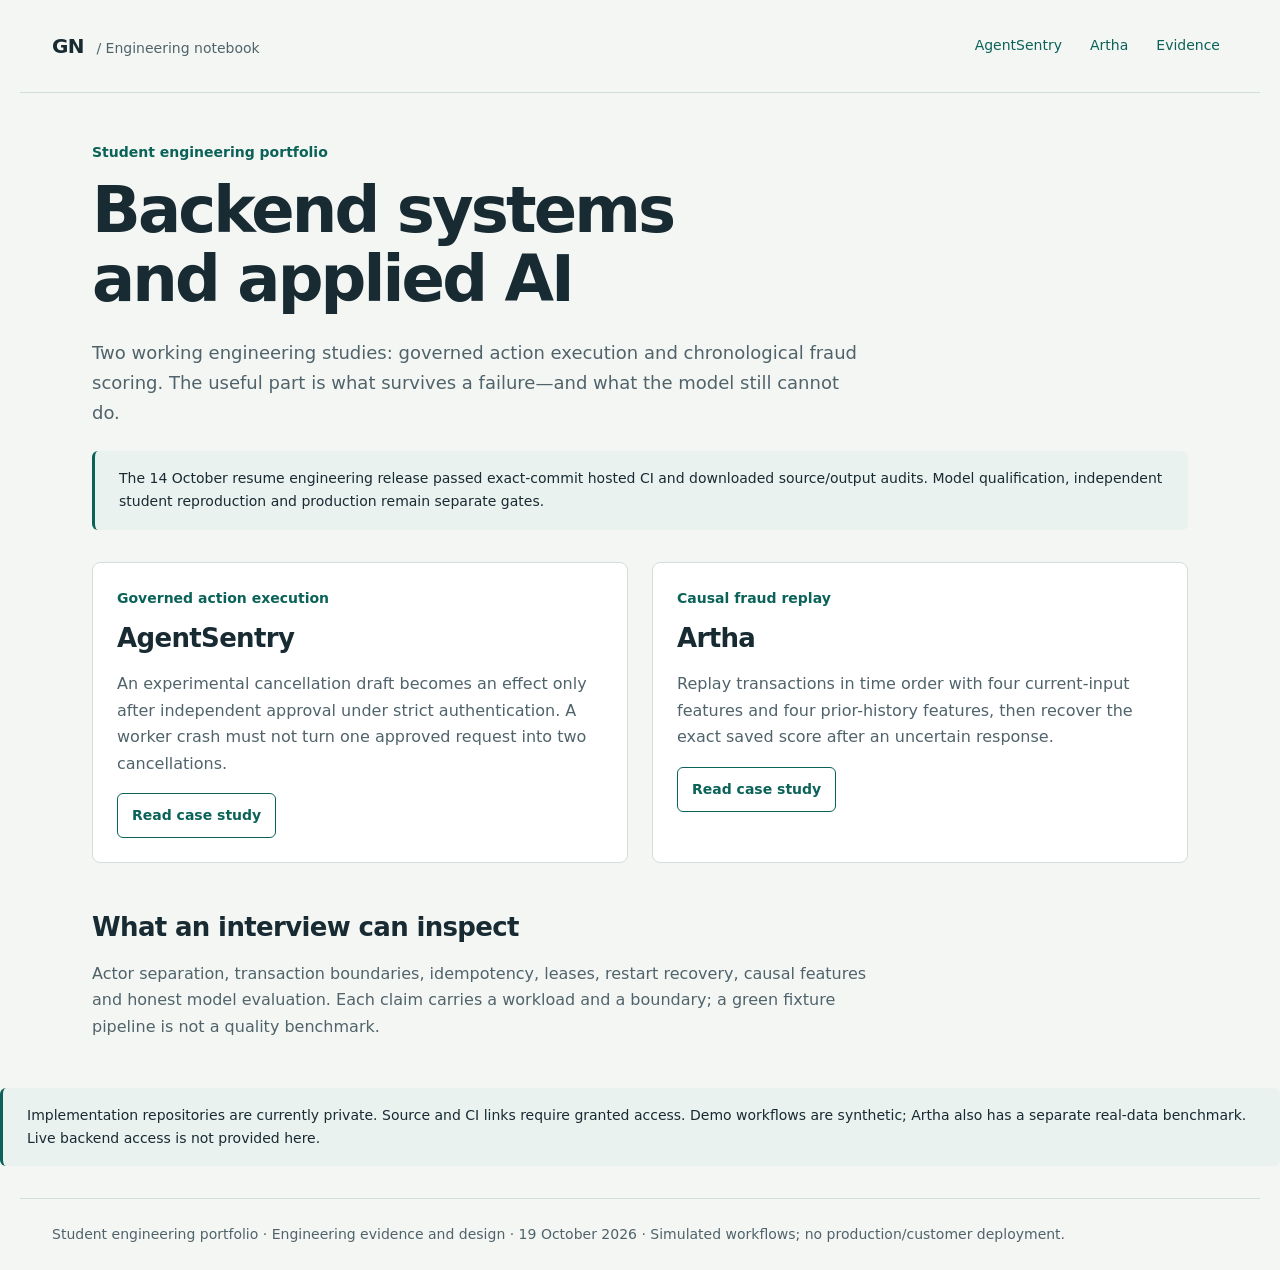
<file: index.html>
<!doctype html><html lang="en"><head><meta charset="utf-8">
<meta name="viewport" content="width=device-width,initial-scale=1"><meta name="color-scheme" content="light">
<meta http-equiv="Content-Security-Policy" content="default-src 'self'; script-src 'none'; style-src 'self'; object-src 'none'; base-uri 'none'">
<meta name="description" content="Engineering case studies with reproducible failure tests and dated model limitations.">
<title>Backend systems and applied AI · Engineering notebook</title><link rel="stylesheet" href="style.css"></head><body>
<a class="skip" href="#main">Skip to content</a><header><a class="brand" href="index.html">GN<span> / Engineering notebook</span></a><nav aria-label="Main"><a href="agentsentry.html">AgentSentry</a><a href="artha.html">Artha</a><a href="evidence.html">Evidence</a></nav></header>
<main id="main" tabindex="-1"><div class="eyebrow">Student engineering portfolio</div><h1>Backend systems<br>and applied AI</h1><p class="lead">Two working engineering studies: governed action execution and chronological fraud scoring. The useful part is what survives a failure—and what the model still cannot do.</p><p class="notice">The 14 October resume engineering release passed exact-commit hosted CI and downloaded source/output audits. Model qualification, independent student reproduction and production remain separate gates.</p><div class="cases"><article class="case"><div class="eyebrow">Governed action execution</div><h2><a href="agentsentry.html">AgentSentry</a></h2><p>An experimental cancellation draft becomes an effect only after independent approval under strict authentication. A worker crash must not turn one approved request into two cancellations.</p><a class="case-link" href="agentsentry.html">Read case study</a></article><article class="case"><div class="eyebrow">Causal fraud replay</div><h2><a href="artha.html">Artha</a></h2><p>Replay transactions in time order with four current-input features and four prior-history features, then recover the exact saved score after an uncertain response.</p><a class="case-link" href="artha.html">Read case study</a></article></div><section class="prose"><h2>What an interview can inspect</h2><p>Actor separation, transaction boundaries, idempotency, leases, restart recovery, causal features and honest model evaluation. Each claim carries a workload and a boundary; a green fixture pipeline is not a quality benchmark.</p></section></main><p class="notice">Implementation repositories are currently private. Source and CI links require granted access. Demo workflows are synthetic; Artha also has a separate real-data benchmark. Live backend access is not provided here.</p><footer>Student engineering portfolio · Engineering evidence and design · 19 October 2026 · Simulated workflows; no production/customer deployment.</footer></body></html>
</file>
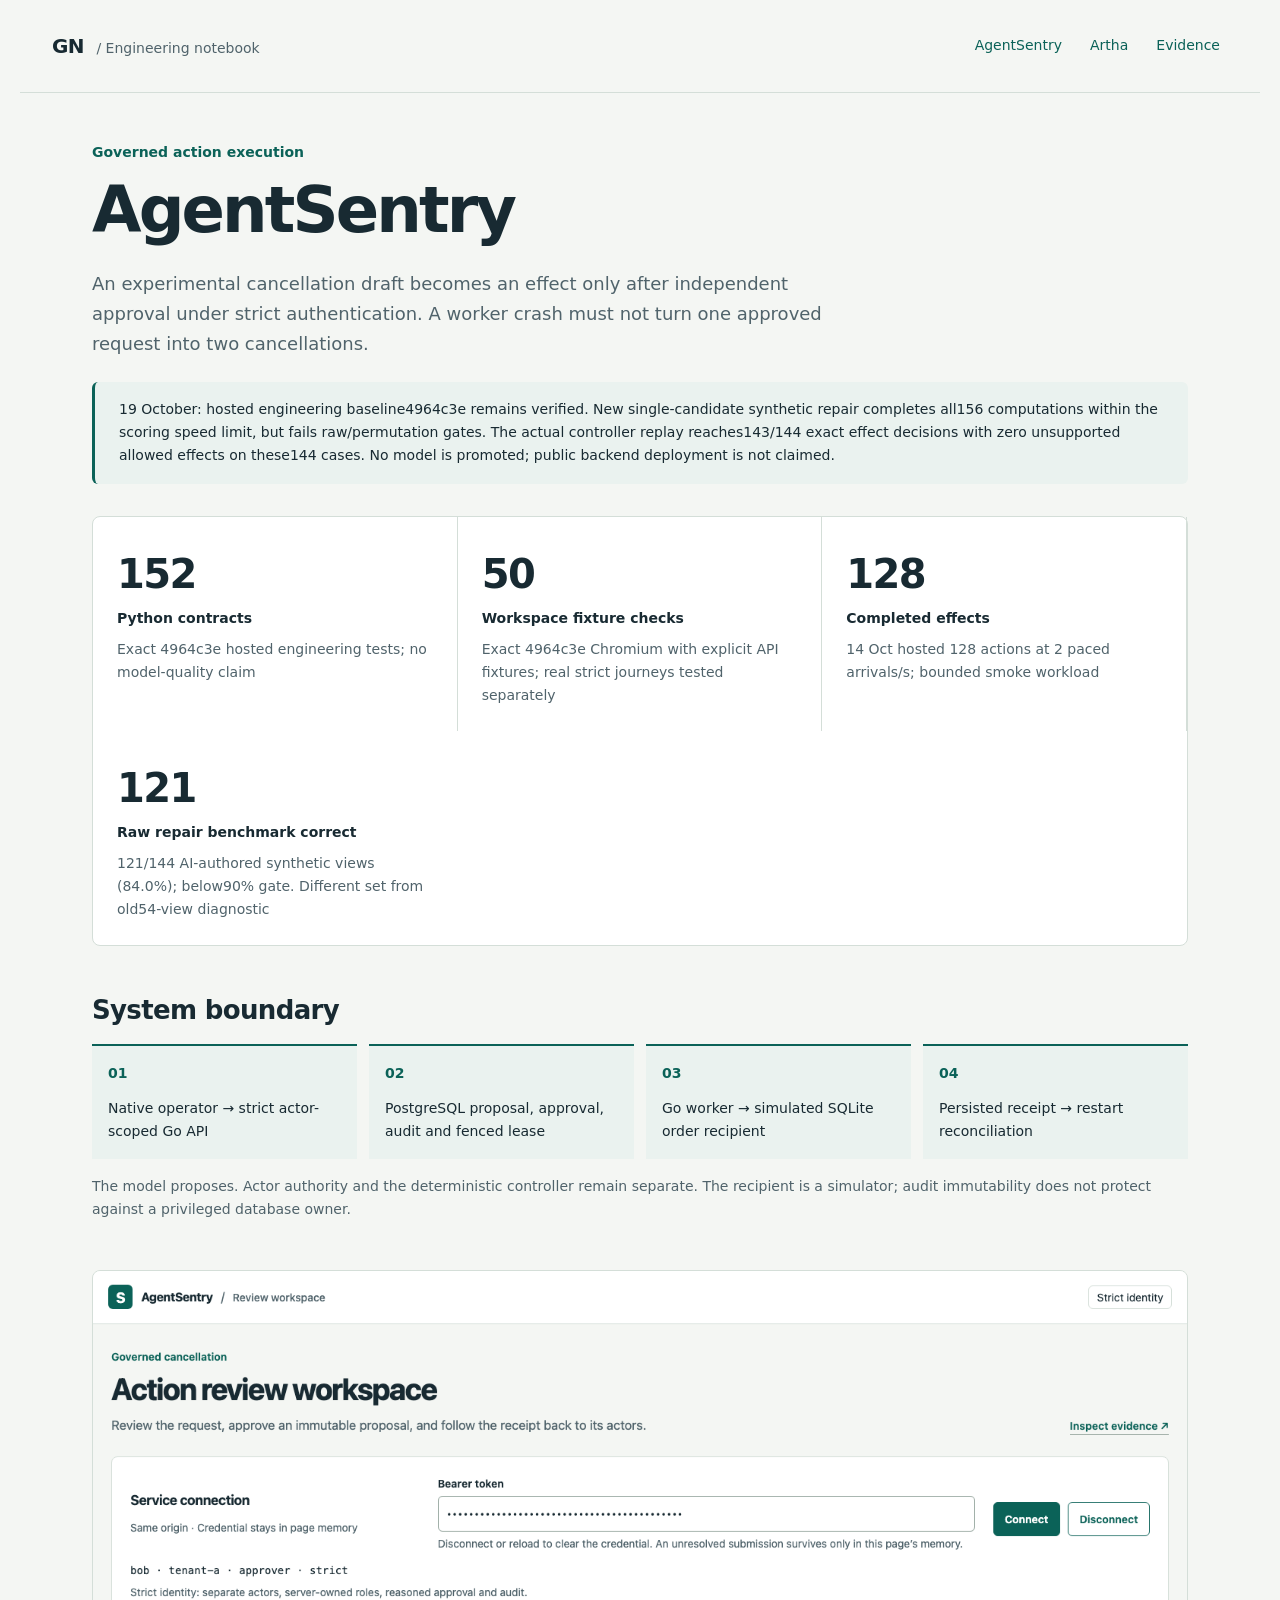
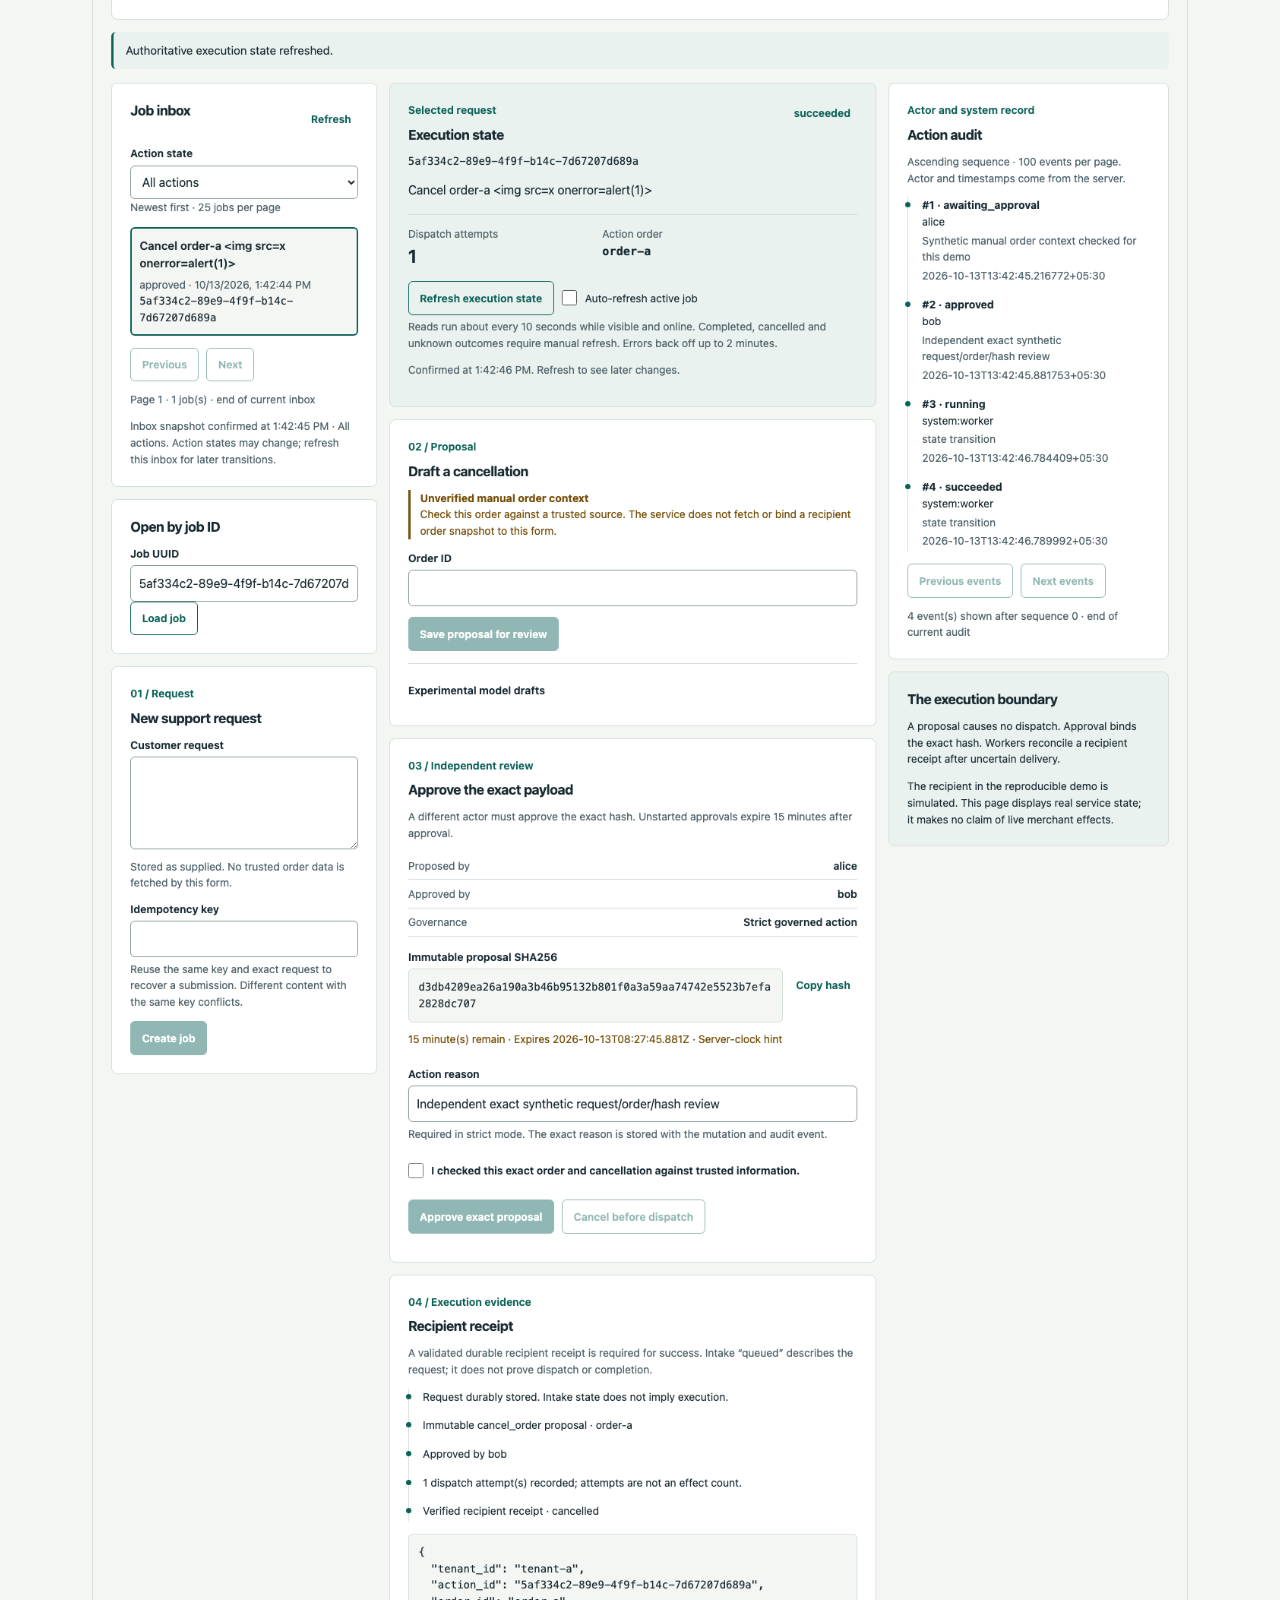
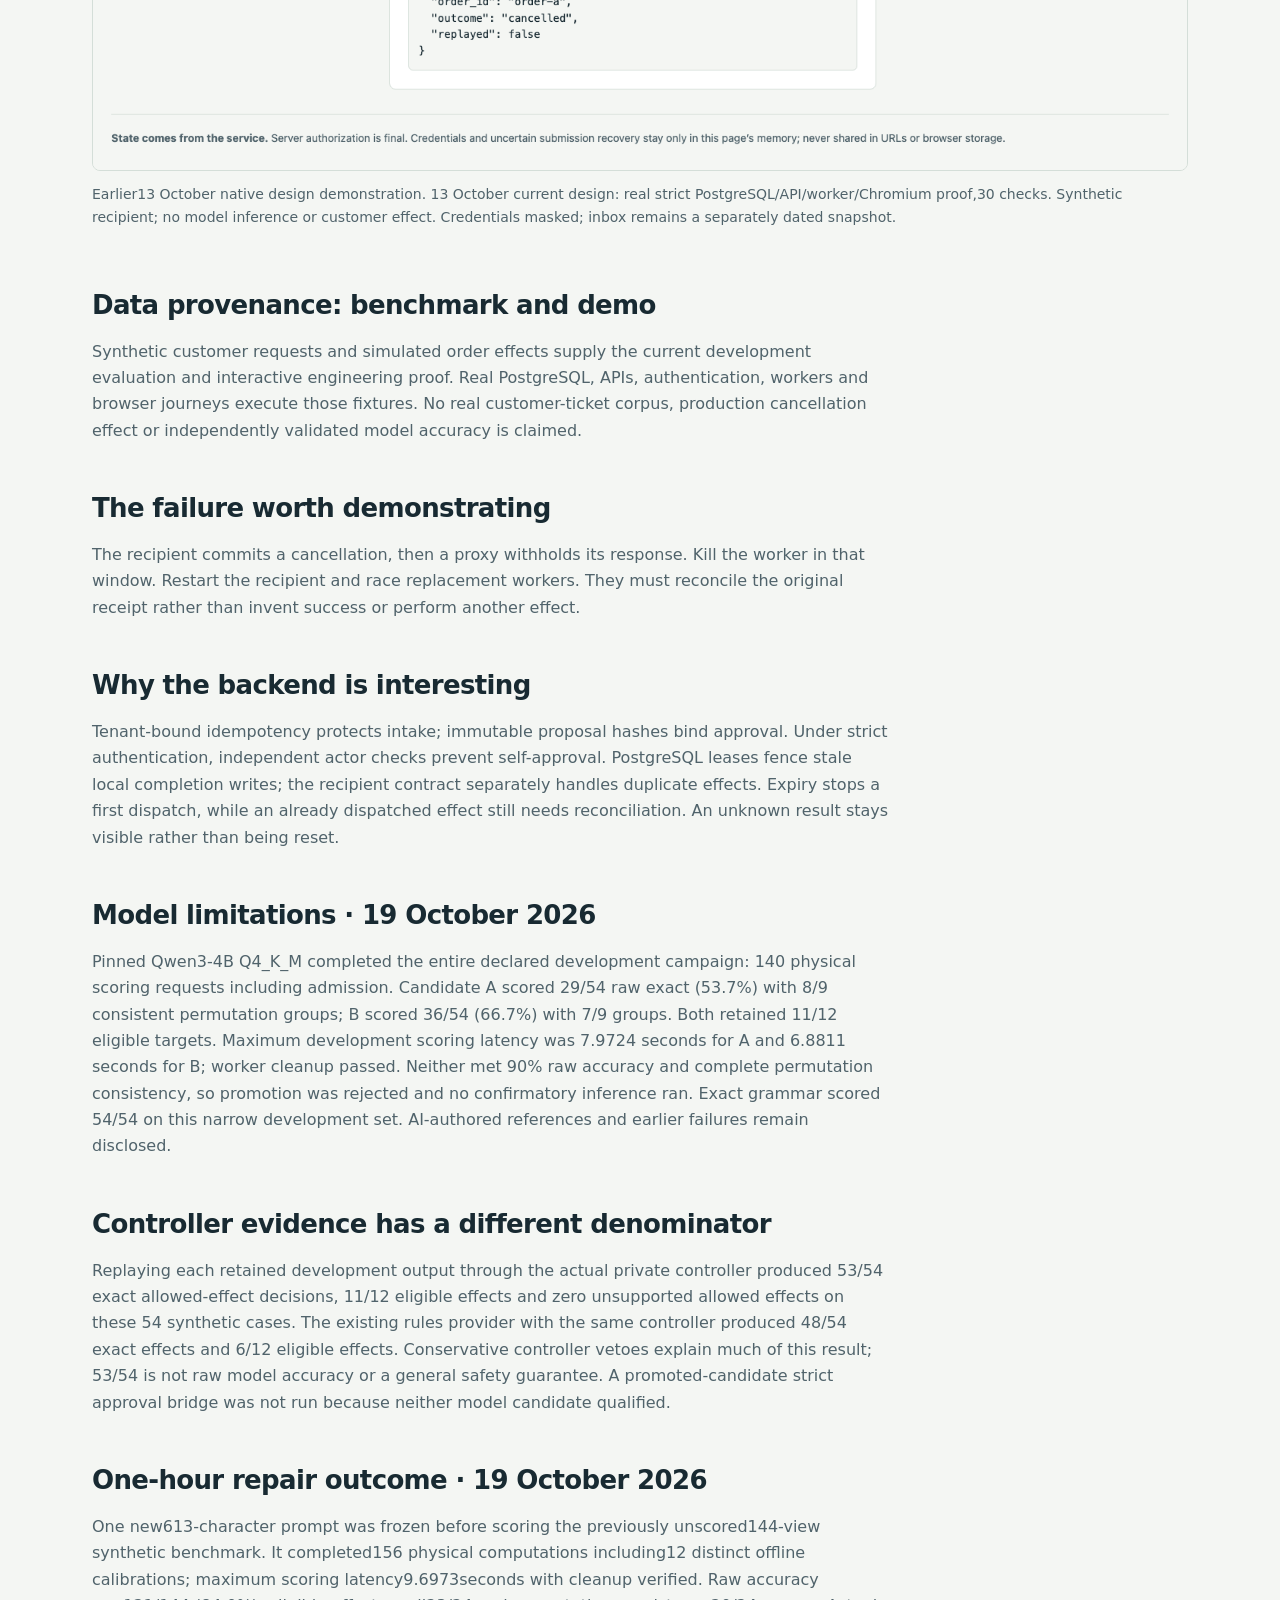
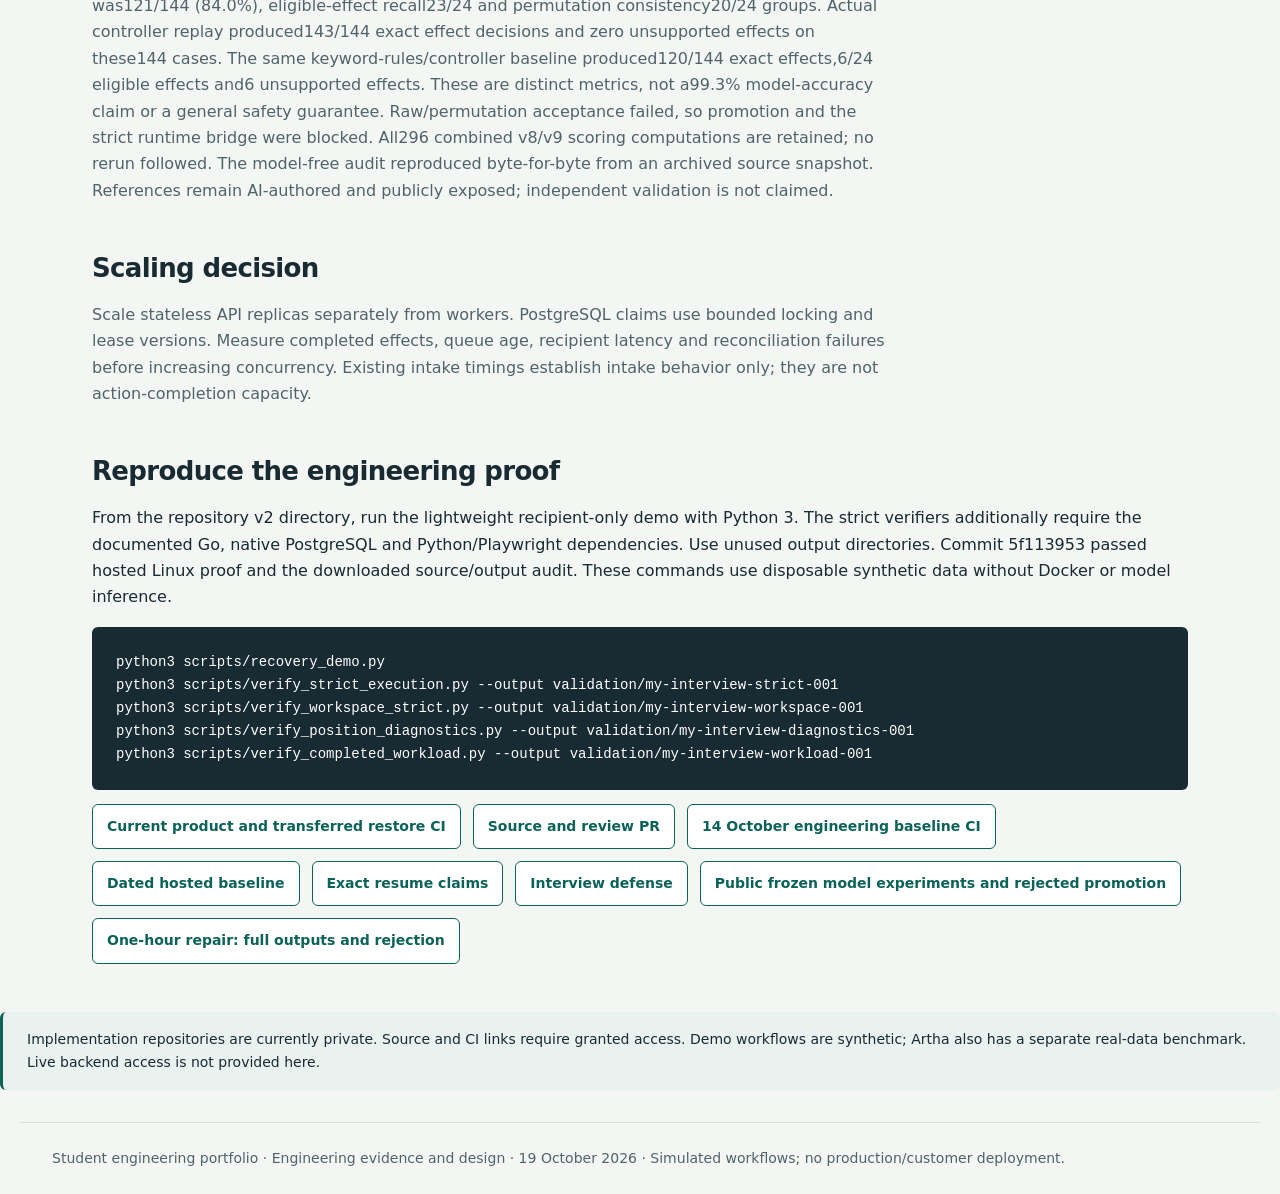
<file: agentsentry.html>
<!doctype html><html lang="en"><head><meta charset="utf-8">
<meta name="viewport" content="width=device-width,initial-scale=1"><meta name="color-scheme" content="light">
<meta http-equiv="Content-Security-Policy" content="default-src 'self'; script-src 'none'; style-src 'self'; object-src 'none'; base-uri 'none'">
<meta name="description" content="Engineering case studies with reproducible failure tests and dated model limitations.">
<title>AgentSentry · Engineering notebook</title><link rel="stylesheet" href="style.css"></head><body>
<a class="skip" href="#main">Skip to content</a><header><a class="brand" href="index.html">GN<span> / Engineering notebook</span></a><nav aria-label="Main"><a href="agentsentry.html">AgentSentry</a><a href="artha.html">Artha</a><a href="evidence.html">Evidence</a></nav></header>
<main id="main" tabindex="-1"><div class="eyebrow">Governed action execution</div><h1>AgentSentry</h1><p class="lead">An experimental cancellation draft becomes an effect only after independent approval under strict authentication. A worker crash must not turn one approved request into two cancellations.</p><p class="notice">19 October: hosted engineering baseline4964c3e remains verified. New single-candidate synthetic repair completes all156 computations within the scoring speed limit, but fails raw/permutation gates. The actual controller replay reaches143/144 exact effect decisions with zero unsupported allowed effects on these144 cases. No model is promoted; public backend deployment is not claimed.</p><div class="metrics"><div><strong>152</strong><span>Python contracts</span><small>Exact 4964c3e hosted engineering tests; no model-quality claim</small></div><div><strong>50</strong><span>Workspace fixture checks</span><small>Exact 4964c3e Chromium with explicit API fixtures; real strict journeys tested separately</small></div><div><strong>128</strong><span>Completed effects</span><small>14 Oct hosted 128 actions at 2 paced arrivals/s; bounded smoke workload</small></div><div><strong>121</strong><span>Raw repair benchmark correct</span><small>121/144 AI-authored synthetic views (84.0%); below90% gate. Different set from old54-view diagnostic</small></div></div><section><h2>System boundary</h2><ol class="architecture"><li><span>01</span>Native operator → strict actor-scoped Go API</li><li><span>02</span>PostgreSQL proposal, approval, audit and fenced lease</li><li><span>03</span>Go worker → simulated SQLite order recipient</li><li><span>04</span>Persisted receipt → restart reconciliation</li></ol><p class="caption">The model proposes. Actor authority and the deterministic controller remain separate. The recipient is a simulator; audit immutability does not protect against a privileged database owner.</p></section><figure><img loading="lazy" src="assets/sentry-workspace-2026-10-13.png" alt="AgentSentry strict review workspace with independent actor approval, succeeded action receipt and audit timeline"><figcaption>Earlier13 October native design demonstration. 13 October current design: real strict PostgreSQL/API/worker/Chromium proof,30 checks. Synthetic recipient; no model inference or customer effect. Credentials masked; inbox remains a separately dated snapshot.</figcaption></figure><section class="prose"><h2>Data provenance: benchmark and demo</h2><p>Synthetic customer requests and simulated order effects supply the current development evaluation and interactive engineering proof. Real PostgreSQL, APIs, authentication, workers and browser journeys execute those fixtures. No real customer-ticket corpus, production cancellation effect or independently validated model accuracy is claimed.</p></section><section class="prose"><h2>The failure worth demonstrating</h2><p>The recipient commits a cancellation, then a proxy withholds its response. Kill the worker in that window. Restart the recipient and race replacement workers. They must reconcile the original receipt rather than invent success or perform another effect.</p></section><section class="prose"><h2>Why the backend is interesting</h2><p>Tenant-bound idempotency protects intake; immutable proposal hashes bind approval. Under strict authentication, independent actor checks prevent self-approval. PostgreSQL leases fence stale local completion writes; the recipient contract separately handles duplicate effects. Expiry stops a first dispatch, while an already dispatched effect still needs reconciliation. An unknown result stays visible rather than being reset.</p></section><section class="prose"><h2>Model limitations · 19 October 2026</h2><p>Pinned Qwen3-4B Q4_K_M completed the entire declared development campaign: 140 physical scoring requests including admission. Candidate A scored 29/54 raw exact (53.7%) with 8/9 consistent permutation groups; B scored 36/54 (66.7%) with 7/9 groups. Both retained 11/12 eligible targets. Maximum development scoring latency was 7.9724 seconds for A and 6.8811 seconds for B; worker cleanup passed. Neither met 90% raw accuracy and complete permutation consistency, so promotion was rejected and no confirmatory inference ran. Exact grammar scored 54/54 on this narrow development set. AI-authored references and earlier failures remain disclosed.</p></section><section class="prose"><h2>Controller evidence has a different denominator</h2><p>Replaying each retained development output through the actual private controller produced 53/54 exact allowed-effect decisions, 11/12 eligible effects and zero unsupported allowed effects on these 54 synthetic cases. The existing rules provider with the same controller produced 48/54 exact effects and 6/12 eligible effects. Conservative controller vetoes explain much of this result; 53/54 is not raw model accuracy or a general safety guarantee. A promoted-candidate strict approval bridge was not run because neither model candidate qualified.</p></section><section class="prose"><h2>One-hour repair outcome · 19 October 2026</h2><p>One new613-character prompt was frozen before scoring the previously unscored144-view synthetic benchmark. It completed156 physical computations including12 distinct offline calibrations; maximum scoring latency9.6973seconds with cleanup verified. Raw accuracy was121/144 (84.0%), eligible-effect recall23/24 and permutation consistency20/24 groups. Actual controller replay produced143/144 exact effect decisions and zero unsupported effects on these144 cases. The same keyword-rules/controller baseline produced120/144 exact effects,6/24 eligible effects and6 unsupported effects. These are distinct metrics, not a99.3% model-accuracy claim or a general safety guarantee. Raw/permutation acceptance failed, so promotion and the strict runtime bridge were blocked. All296 combined v8/v9 scoring computations are retained; no rerun followed. The model-free audit reproduced byte-for-byte from an archived source snapshot. References remain AI-authored and publicly exposed; independent validation is not claimed.</p></section><section class="prose"><h2>Scaling decision</h2><p>Scale stateless API replicas separately from workers. PostgreSQL claims use bounded locking and lease versions. Measure completed effects, queue age, recipient latency and reconciliation failures before increasing concurrency. Existing intake timings establish intake behavior only; they are not action-completion capacity.</p></section><section><h2>Reproduce the engineering proof</h2><p>From the repository v2 directory, run the lightweight recipient-only demo with Python 3. The strict verifiers additionally require the documented Go, native PostgreSQL and Python/Playwright dependencies. Use unused output directories. Commit 5f113953 passed hosted Linux proof and the downloaded source/output audit. These commands use disposable synthetic data without Docker or model inference.</p><pre><code>python3 scripts/recovery_demo.py
python3 scripts/verify_strict_execution.py --output validation/my-interview-strict-001
python3 scripts/verify_workspace_strict.py --output validation/my-interview-workspace-001
python3 scripts/verify_position_diagnostics.py --output validation/my-interview-diagnostics-001
python3 scripts/verify_completed_workload.py --output validation/my-interview-workload-001</code></pre><div class="actions"><a class="button" href="https://github.com/Gaurav711cgu/Agent_Sentry/actions/runs/39160746507">Current product and transferred restore CI</a><a class="button" href="https://github.com/Gaurav711cgu/Agent_Sentry/pull/1">Source and review PR</a><a class="button" href="https://github.com/Gaurav711cgu/Agent_Sentry/actions/runs/38531169996">14 October engineering baseline CI</a><a class="button" href="https://github.com/Gaurav711cgu/Agent_Sentry/actions/runs/38211559022">Dated hosted baseline</a><a class="button" href="https://github.com/Gaurav711cgu/Agent_Sentry/blob/5f1139532fd483eef1f1758bec7dbcd5831560f9/v2/docs/resume-contract.md">Exact resume claims</a><a class="button" href="https://github.com/Gaurav711cgu/Agent_Sentry/blob/5f1139532fd483eef1f1758bec7dbcd5831560f9/v2/docs/interview-defense.md">Interview defense</a><a class="button" href="https://github.com/Gaurav711cgu/sentry-semantic-eval/blob/e411e8d/README.md">Public frozen model experiments and rejected promotion</a><a class="button" href="https://github.com/Gaurav711cgu/sentry-semantic-eval/blob/main/RESULTS_V9.md">One-hour repair: full outputs and rejection</a></div></section></main><p class="notice">Implementation repositories are currently private. Source and CI links require granted access. Demo workflows are synthetic; Artha also has a separate real-data benchmark. Live backend access is not provided here.</p><footer>Student engineering portfolio · Engineering evidence and design · 19 October 2026 · Simulated workflows; no production/customer deployment.</footer></body></html>
</file>
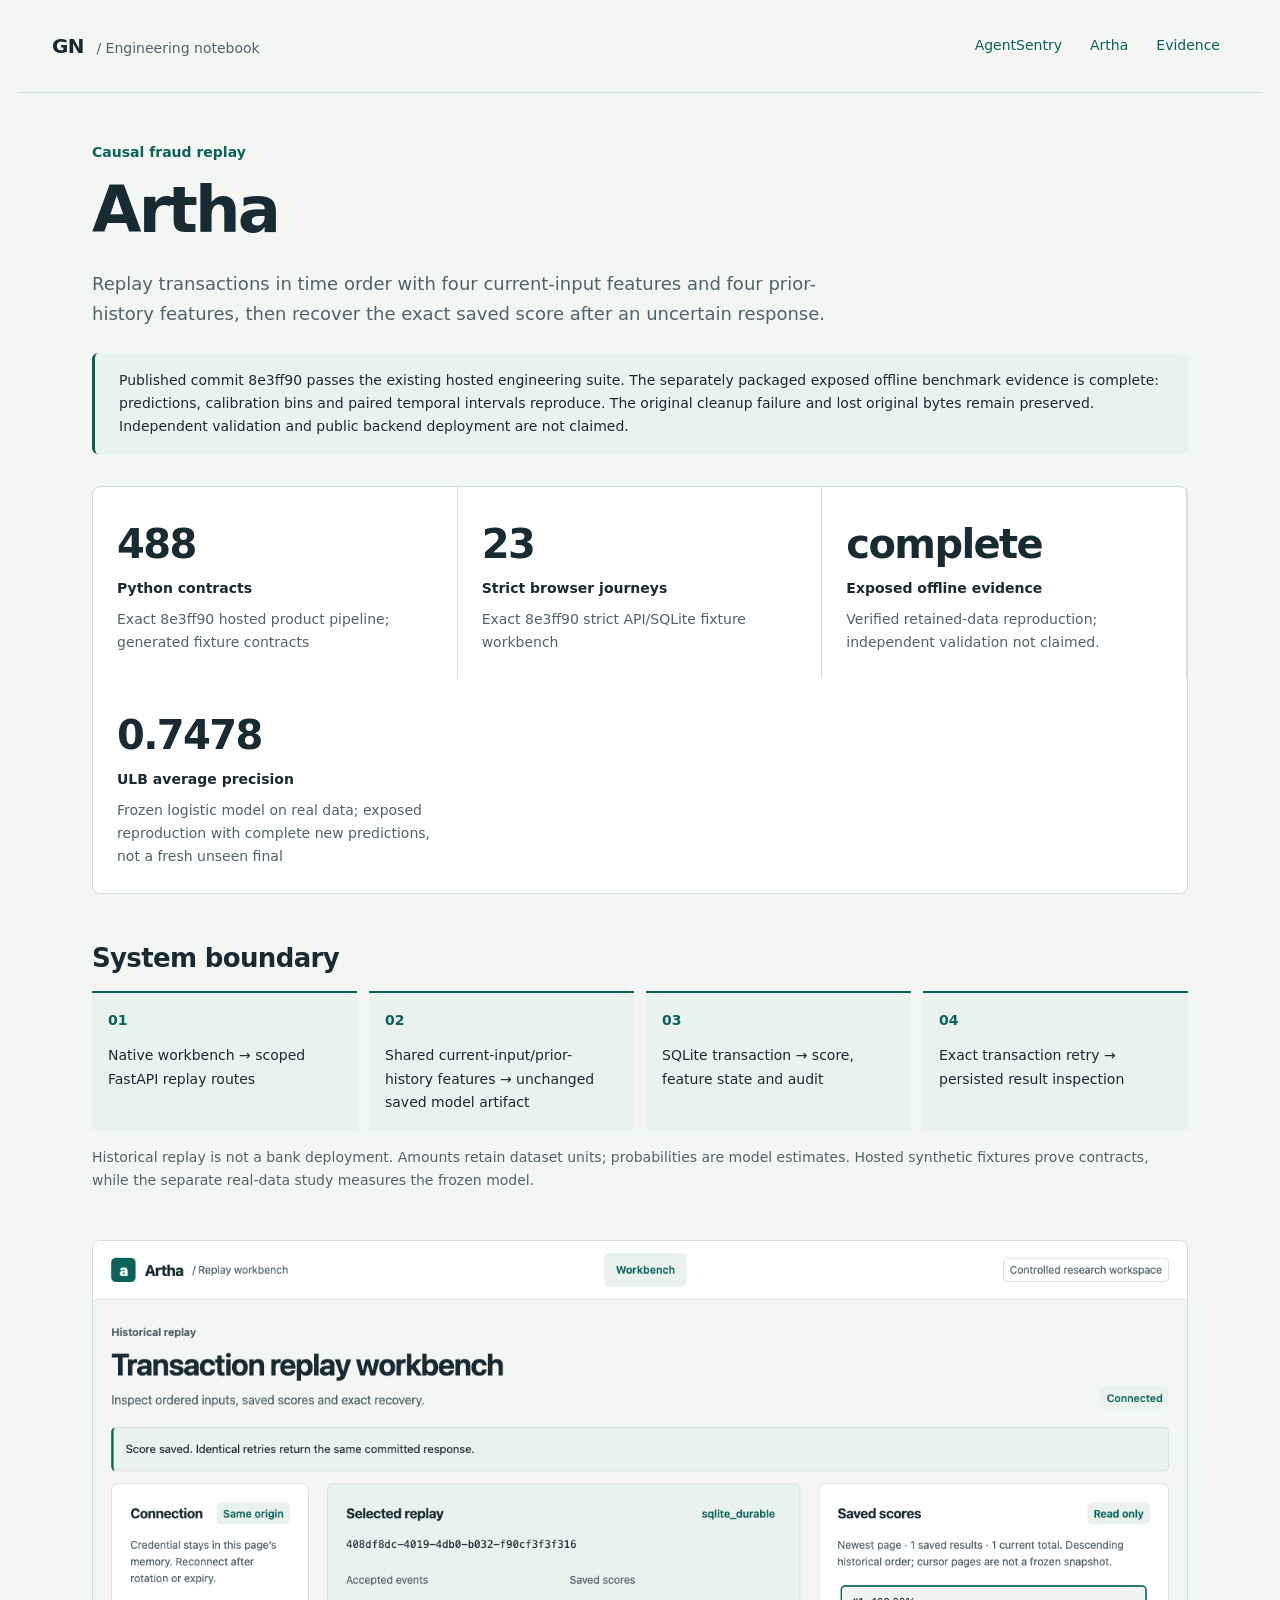
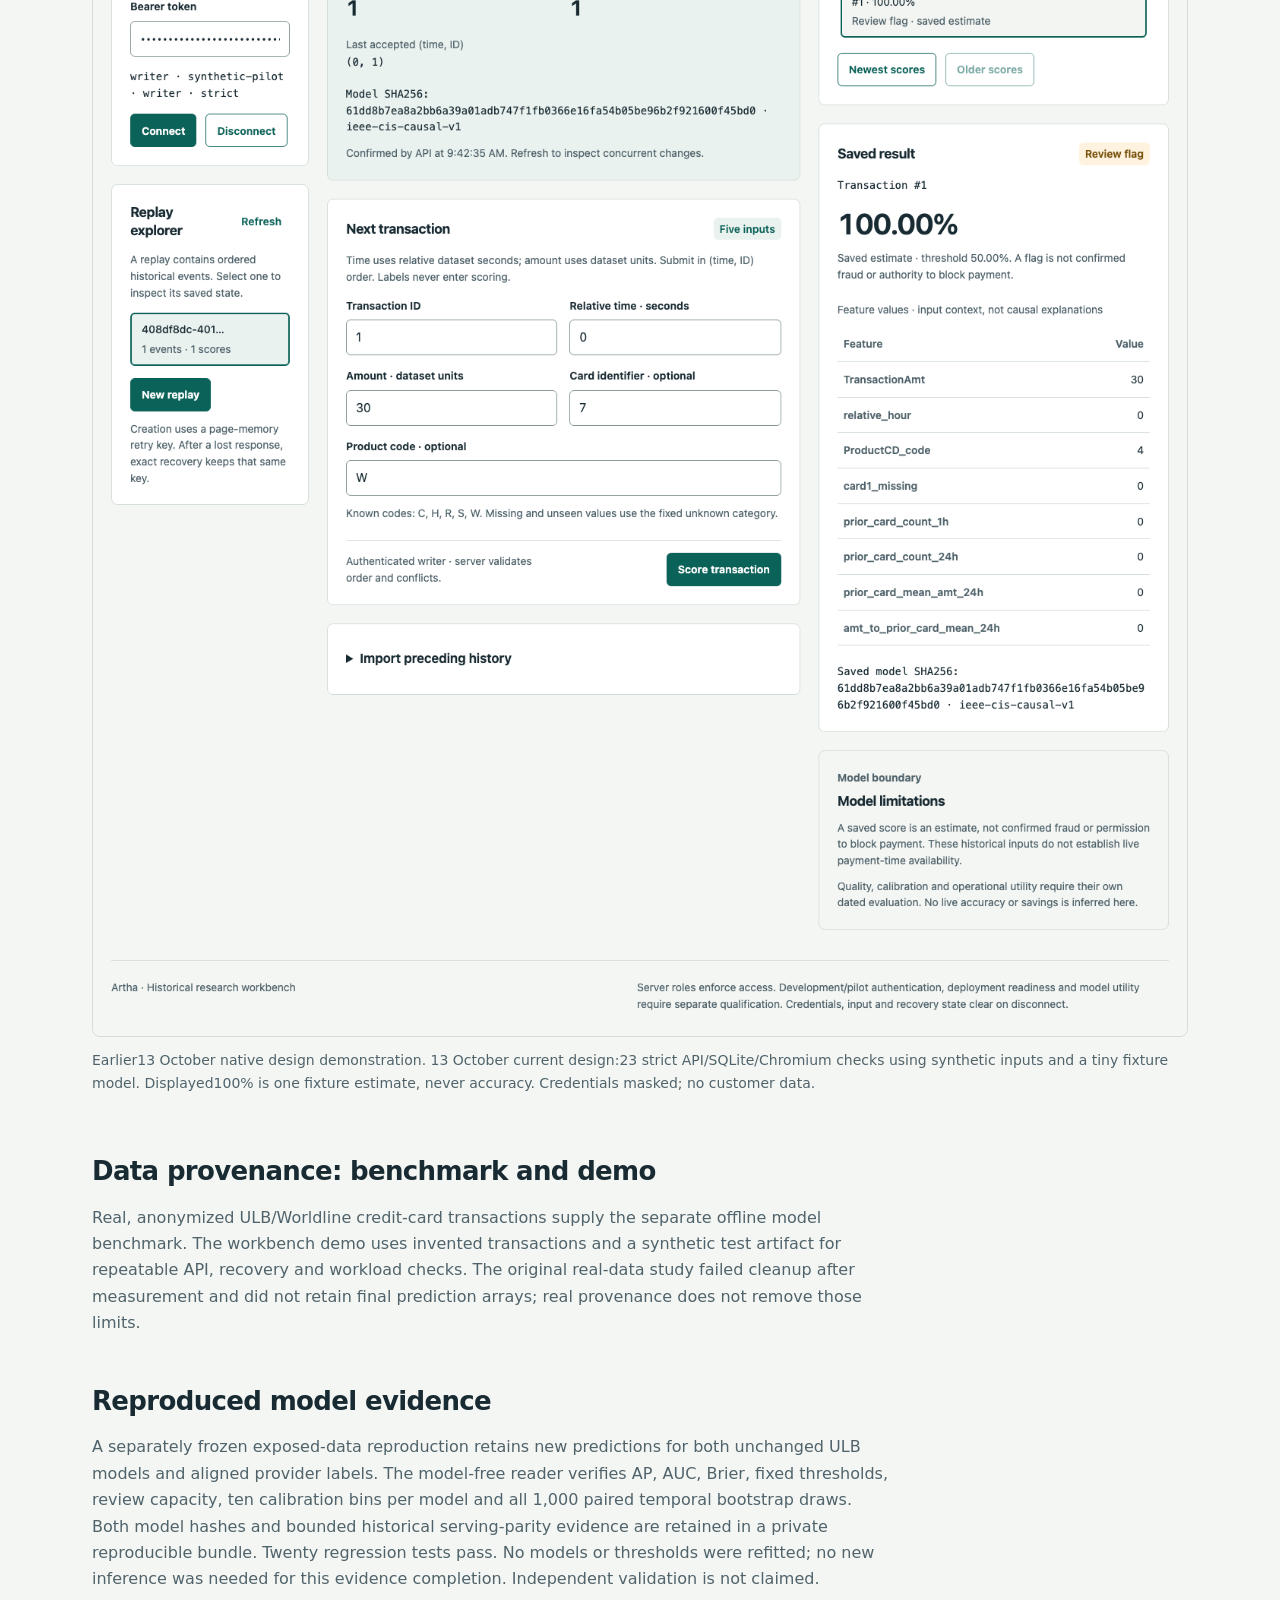
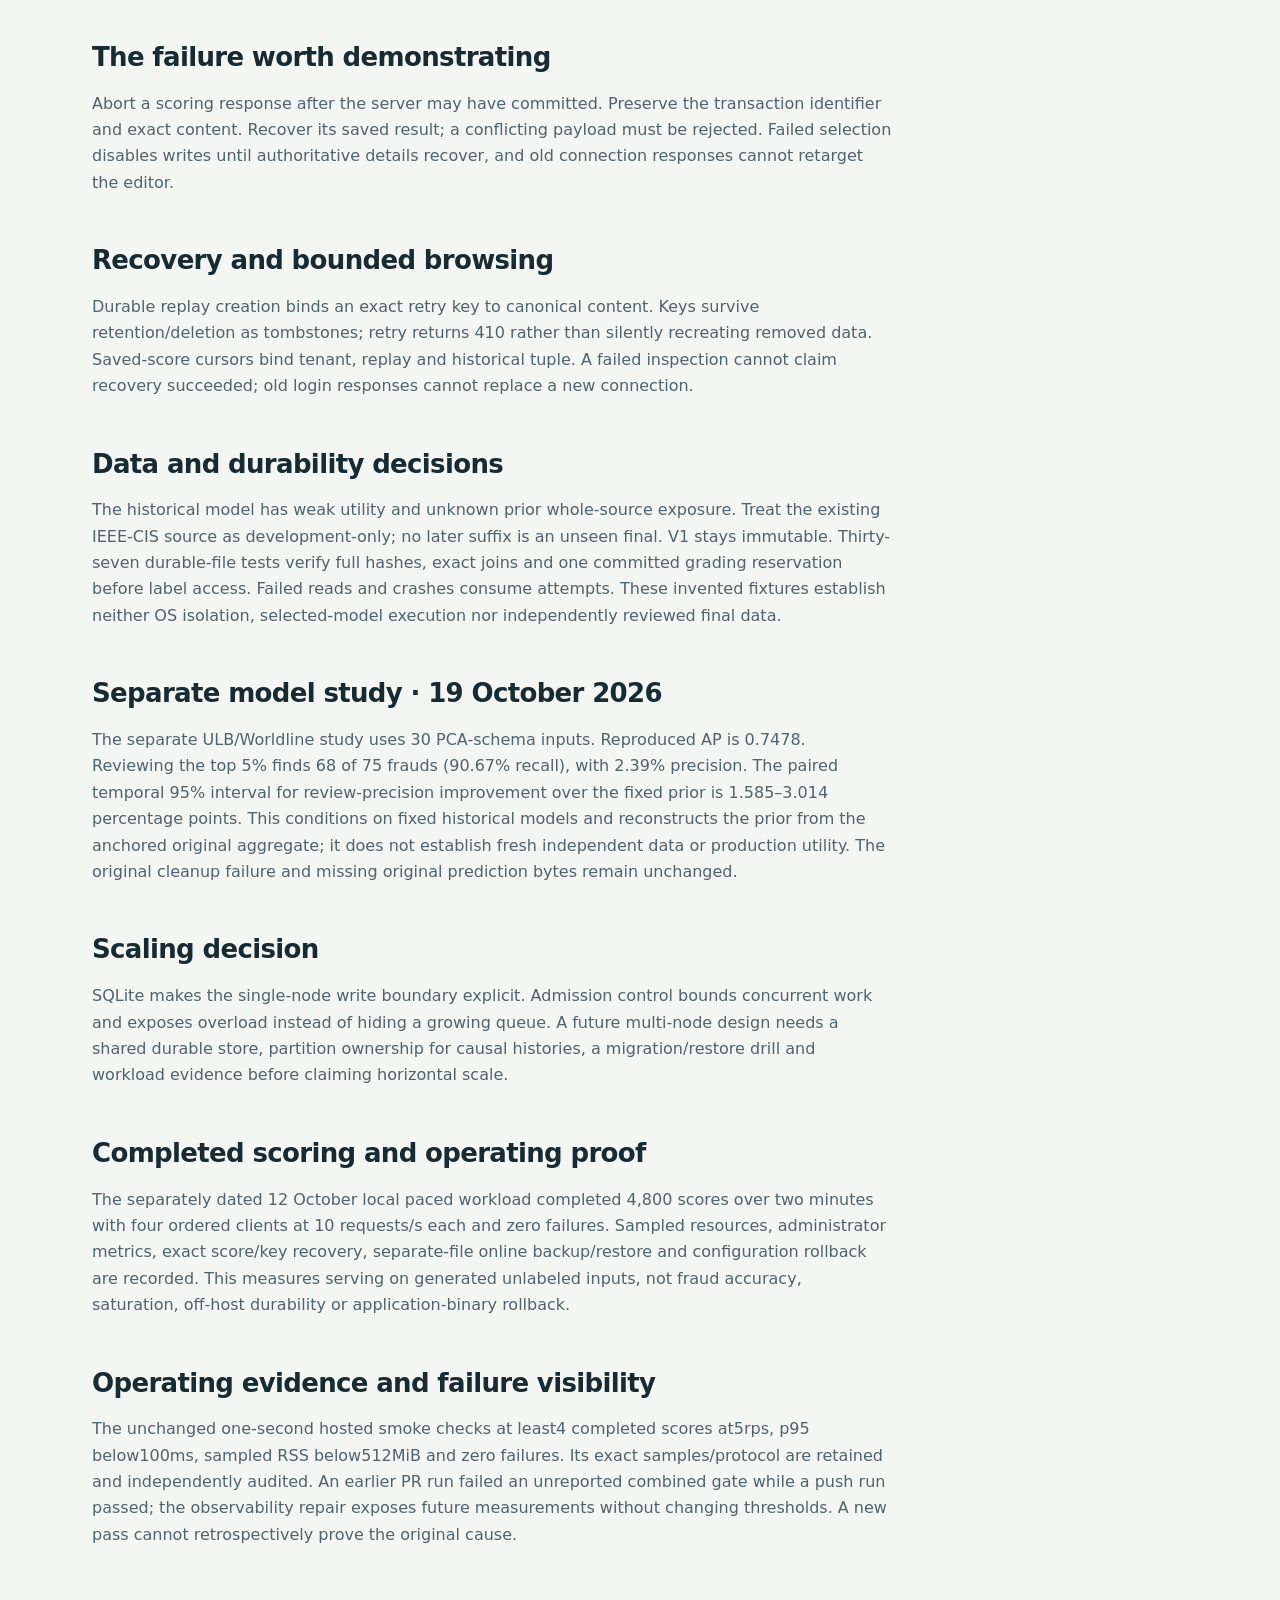
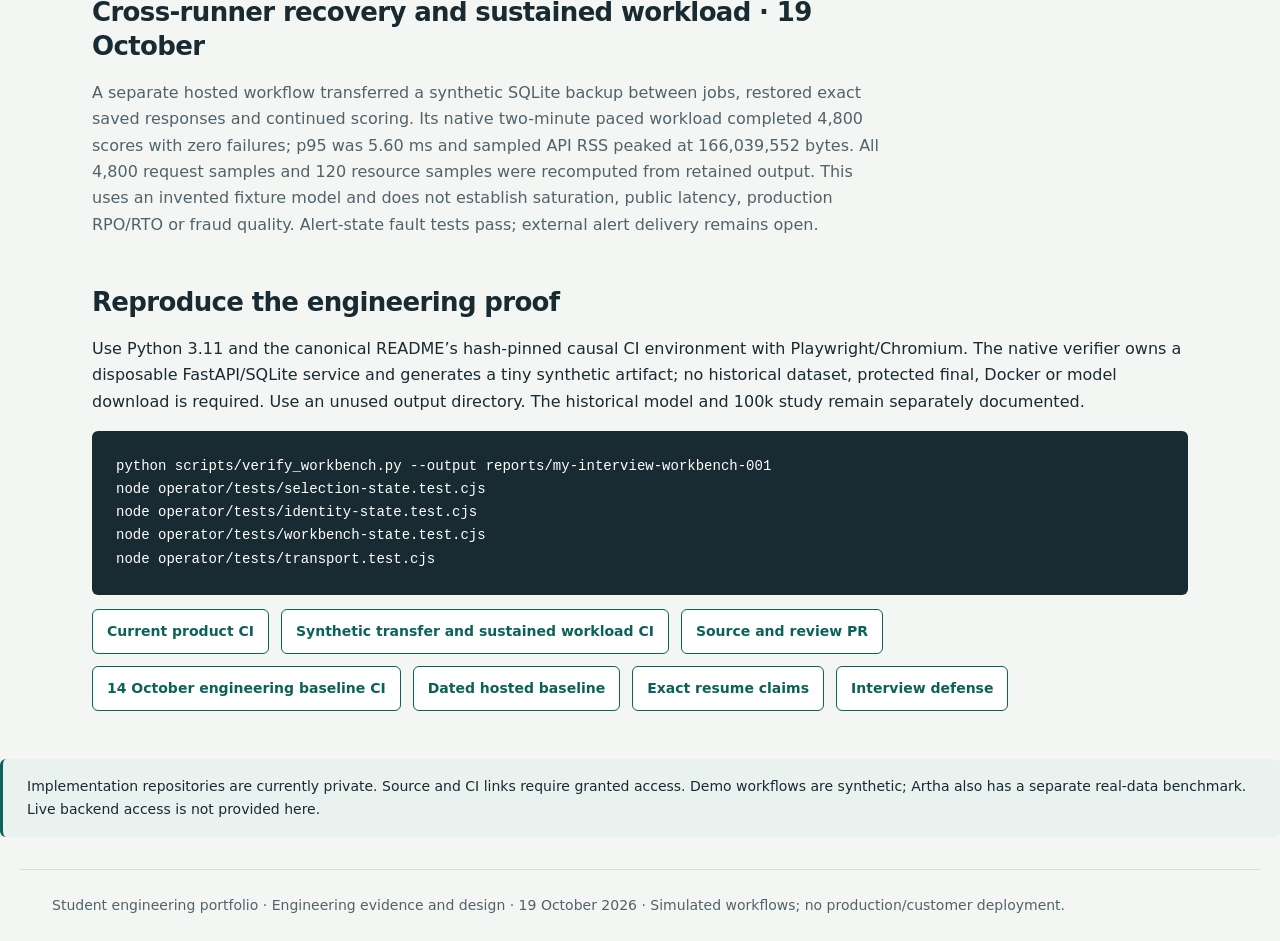
<file: artha.html>
<!doctype html><html lang="en"><head><meta charset="utf-8">
<meta name="viewport" content="width=device-width,initial-scale=1"><meta name="color-scheme" content="light">
<meta http-equiv="Content-Security-Policy" content="default-src 'self'; script-src 'none'; style-src 'self'; object-src 'none'; base-uri 'none'">
<meta name="description" content="Engineering case studies with reproducible failure tests and dated model limitations.">
<title>Artha · Engineering notebook</title><link rel="stylesheet" href="style.css"></head><body>
<a class="skip" href="#main">Skip to content</a><header><a class="brand" href="index.html">GN<span> / Engineering notebook</span></a><nav aria-label="Main"><a href="agentsentry.html">AgentSentry</a><a href="artha.html">Artha</a><a href="evidence.html">Evidence</a></nav></header>
<main id="main" tabindex="-1"><div class="eyebrow">Causal fraud replay</div><h1>Artha</h1><p class="lead">Replay transactions in time order with four current-input features and four prior-history features, then recover the exact saved score after an uncertain response.</p><p class="notice">Published commit 8e3ff90 passes the existing hosted engineering suite. The separately packaged exposed offline benchmark evidence is complete: predictions, calibration bins and paired temporal intervals reproduce. The original cleanup failure and lost original bytes remain preserved. Independent validation and public backend deployment are not claimed.</p><div class="metrics"><div><strong>488</strong><span>Python contracts</span><small>Exact 8e3ff90 hosted product pipeline; generated fixture contracts</small></div><div><strong>23</strong><span>Strict browser journeys</span><small>Exact 8e3ff90 strict API/SQLite fixture workbench</small></div><div><strong>complete</strong><span>Exposed offline evidence</span><small>Verified retained-data reproduction; independent validation not claimed.</small></div><div><strong>0.7478</strong><span>ULB average precision</span><small>Frozen logistic model on real data; exposed reproduction with complete new predictions, not a fresh unseen final</small></div></div><section><h2>System boundary</h2><ol class="architecture"><li><span>01</span>Native workbench → scoped FastAPI replay routes</li><li><span>02</span>Shared current-input/prior-history features → unchanged saved model artifact</li><li><span>03</span>SQLite transaction → score, feature state and audit</li><li><span>04</span>Exact transaction retry → persisted result inspection</li></ol><p class="caption">Historical replay is not a bank deployment. Amounts retain dataset units; probabilities are model estimates. Hosted synthetic fixtures prove contracts, while the separate real-data study measures the frozen model.</p></section><figure><img loading="lazy" src="assets/artha-workbench-2026-10-13.png" alt="Artha real saved-result workspace with replay navigation, validated transaction input and saved model estimates"><figcaption>Earlier13 October native design demonstration. 13 October current design:23 strict API/SQLite/Chromium checks using synthetic inputs and a tiny fixture model. Displayed100% is one fixture estimate, never accuracy. Credentials masked; no customer data.</figcaption></figure><section class="prose"><h2>Data provenance: benchmark and demo</h2><p>Real, anonymized ULB/Worldline credit-card transactions supply the separate offline model benchmark. The workbench demo uses invented transactions and a synthetic test artifact for repeatable API, recovery and workload checks. The original real-data study failed cleanup after measurement and did not retain final prediction arrays; real provenance does not remove those limits.</p></section><section class="prose"><h2>Reproduced model evidence</h2><p>A separately frozen exposed-data reproduction retains new predictions for both unchanged ULB models and aligned provider labels. The model-free reader verifies AP, AUC, Brier, fixed thresholds, review capacity, ten calibration bins per model and all 1,000 paired temporal bootstrap draws. Both model hashes and bounded historical serving-parity evidence are retained in a private reproducible bundle. Twenty regression tests pass. No models or thresholds were refitted; no new inference was needed for this evidence completion. Independent validation is not claimed.</p></section><section class="prose"><h2>The failure worth demonstrating</h2><p>Abort a scoring response after the server may have committed. Preserve the transaction identifier and exact content. Recover its saved result; a conflicting payload must be rejected. Failed selection disables writes until authoritative details recover, and old connection responses cannot retarget the editor.</p></section><section class="prose"><h2>Recovery and bounded browsing</h2><p>Durable replay creation binds an exact retry key to canonical content. Keys survive retention/deletion as tombstones; retry returns 410 rather than silently recreating removed data. Saved-score cursors bind tenant, replay and historical tuple. A failed inspection cannot claim recovery succeeded; old login responses cannot replace a new connection.</p></section><section class="prose"><h2>Data and durability decisions</h2><p>The historical model has weak utility and unknown prior whole-source exposure. Treat the existing IEEE-CIS source as development-only; no later suffix is an unseen final. V1 stays immutable. Thirty-seven durable-file tests verify full hashes, exact joins and one committed grading reservation before label access. Failed reads and crashes consume attempts. These invented fixtures establish neither OS isolation, selected-model execution nor independently reviewed final data.</p></section><section class="prose"><h2>Separate model study · 19 October 2026</h2><p>The separate ULB/Worldline study uses 30 PCA-schema inputs. Reproduced AP is 0.7478. Reviewing the top 5% finds 68 of 75 frauds (90.67% recall), with 2.39% precision. The paired temporal 95% interval for review-precision improvement over the fixed prior is 1.585–3.014 percentage points. This conditions on fixed historical models and reconstructs the prior from the anchored original aggregate; it does not establish fresh independent data or production utility. The original cleanup failure and missing original prediction bytes remain unchanged.</p></section><section class="prose"><h2>Scaling decision</h2><p>SQLite makes the single-node write boundary explicit. Admission control bounds concurrent work and exposes overload instead of hiding a growing queue. A future multi-node design needs a shared durable store, partition ownership for causal histories, a migration/restore drill and workload evidence before claiming horizontal scale.</p></section><section class="prose"><h2>Completed scoring and operating proof</h2><p>The separately dated 12 October local paced workload completed 4,800 scores over two minutes with four ordered clients at 10 requests/s each and zero failures. Sampled resources, administrator metrics, exact score/key recovery, separate-file online backup/restore and configuration rollback are recorded. This measures serving on generated unlabeled inputs, not fraud accuracy, saturation, off-host durability or application-binary rollback.</p></section><section class="prose"><h2>Operating evidence and failure visibility</h2><p>The unchanged one-second hosted smoke checks at least4 completed scores at5rps, p95 below100ms, sampled RSS below512MiB and zero failures. Its exact samples/protocol are retained and independently audited. An earlier PR run failed an unreported combined gate while a push run passed; the observability repair exposes future measurements without changing thresholds. A new pass cannot retrospectively prove the original cause.</p></section><section class="prose"><h2>Cross-runner recovery and sustained workload · 19 October</h2><p>A separate hosted workflow transferred a synthetic SQLite backup between jobs, restored exact saved responses and continued scoring. Its native two-minute paced workload completed 4,800 scores with zero failures; p95 was 5.60 ms and sampled API RSS peaked at 166,039,552 bytes. All 4,800 request samples and 120 resource samples were recomputed from retained output. This uses an invented fixture model and does not establish saturation, public latency, production RPO/RTO or fraud quality. Alert-state fault tests pass; external alert delivery remains open.</p></section><section><h2>Reproduce the engineering proof</h2><p>Use Python 3.11 and the canonical README’s hash-pinned causal CI environment with Playwright/Chromium. The native verifier owns a disposable FastAPI/SQLite service and generates a tiny synthetic artifact; no historical dataset, protected final, Docker or model download is required. Use an unused output directory. The historical model and 100k study remain separately documented.</p><pre><code>python scripts/verify_workbench.py --output reports/my-interview-workbench-001
node operator/tests/selection-state.test.cjs
node operator/tests/identity-state.test.cjs
node operator/tests/workbench-state.test.cjs
node operator/tests/transport.test.cjs</code></pre><div class="actions"><a class="button" href="https://github.com/Gaurav711cgu/Aarthaa_ai/actions/runs/39160958629">Current product CI</a><a class="button" href="https://github.com/Gaurav711cgu/Aarthaa_ai/actions/runs/39160955974">Synthetic transfer and sustained workload CI</a><a class="button" href="https://github.com/Gaurav711cgu/Aarthaa_ai/pull/1">Source and review PR</a><a class="button" href="https://github.com/Gaurav711cgu/Aarthaa_ai/actions/runs/38530808837">14 October engineering baseline CI</a><a class="button" href="https://github.com/Gaurav711cgu/Aarthaa_ai/actions/runs/38220495609">Dated hosted baseline</a><a class="button" href="https://github.com/Gaurav711cgu/Aarthaa_ai/blob/0346f4cc17533ed816d6efe89c8eb654438b929f/docs/resume-contract.md">Exact resume claims</a><a class="button" href="https://github.com/Gaurav711cgu/Aarthaa_ai/blob/0346f4cc17533ed816d6efe89c8eb654438b929f/docs/interview-defense.md">Interview defense</a></div></section></main><p class="notice">Implementation repositories are currently private. Source and CI links require granted access. Demo workflows are synthetic; Artha also has a separate real-data benchmark. Live backend access is not provided here.</p><footer>Student engineering portfolio · Engineering evidence and design · 19 October 2026 · Simulated workflows; no production/customer deployment.</footer></body></html>
</file>
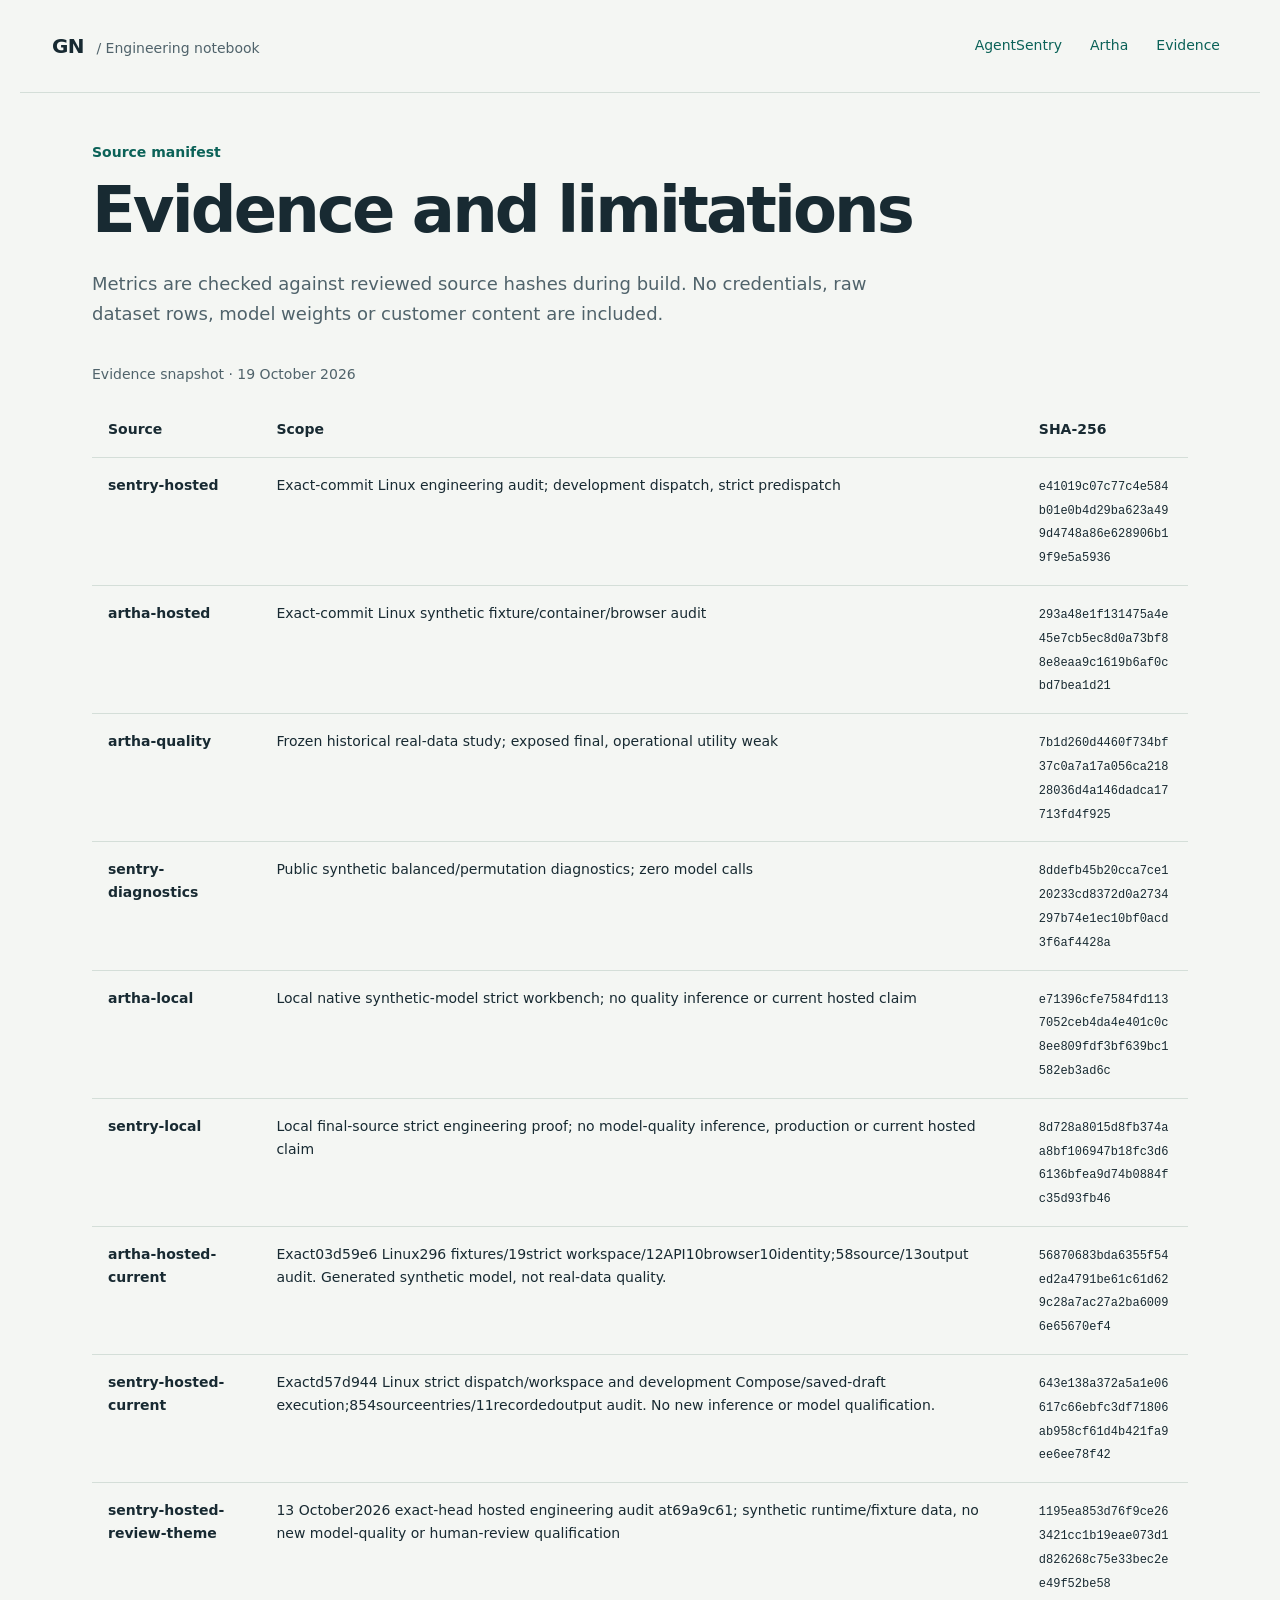
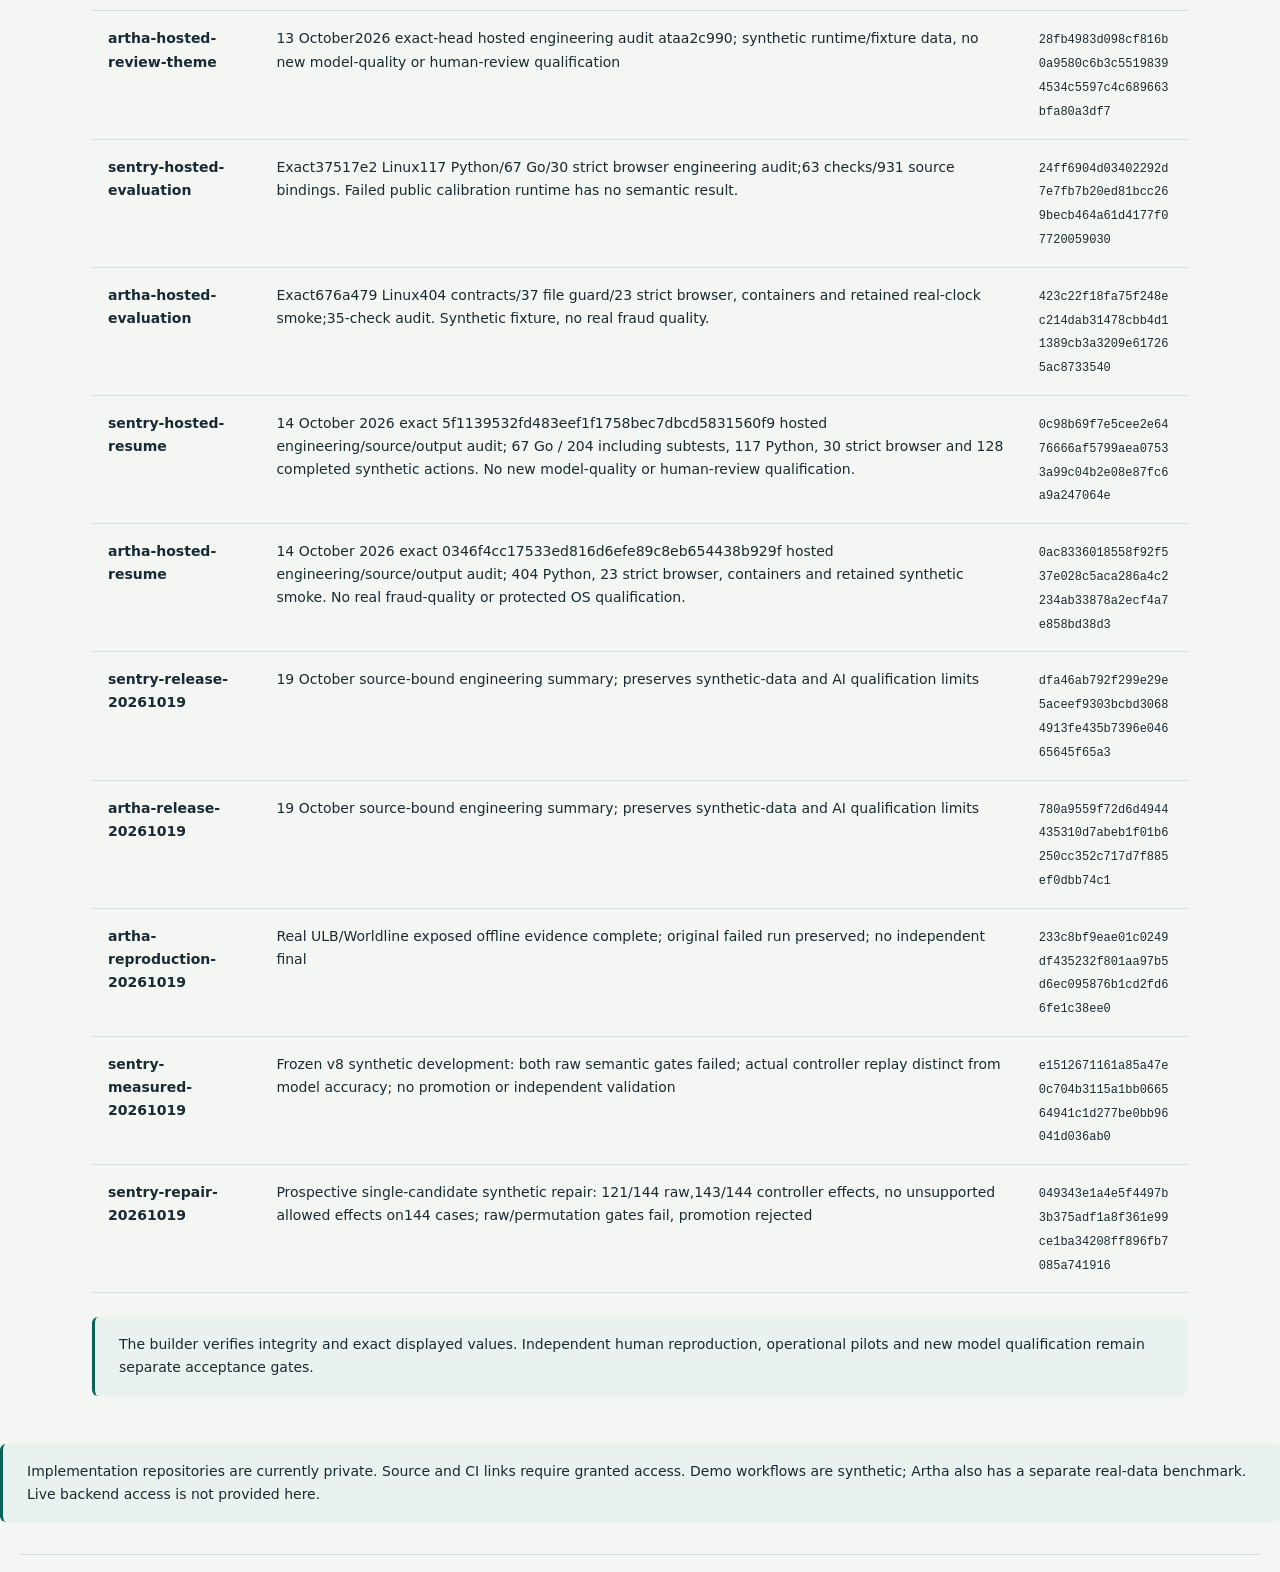
<file: evidence.html>
<!doctype html><html lang="en"><head><meta charset="utf-8">
<meta name="viewport" content="width=device-width,initial-scale=1"><meta name="color-scheme" content="light">
<meta http-equiv="Content-Security-Policy" content="default-src 'self'; script-src 'none'; style-src 'self'; object-src 'none'; base-uri 'none'">
<meta name="description" content="Engineering case studies with reproducible failure tests and dated model limitations.">
<title>Evidence · Engineering notebook</title><link rel="stylesheet" href="style.css"></head><body>
<a class="skip" href="#main">Skip to content</a><header><a class="brand" href="index.html">GN<span> / Engineering notebook</span></a><nav aria-label="Main"><a href="agentsentry.html">AgentSentry</a><a href="artha.html">Artha</a><a href="evidence.html">Evidence</a></nav></header>
<main id="main" tabindex="-1"><div class="eyebrow">Source manifest</div><h1>Evidence and limitations</h1><p class="lead">Metrics are checked against reviewed source hashes during build. No credentials, raw dataset rows, model weights or customer content are included.</p><div class="table-wrap"><table><caption>Evidence snapshot · 19 October 2026</caption><thead><tr><th>Source</th><th>Scope</th><th>SHA-256</th></tr></thead><tbody><tr><th scope="row">sentry-hosted</th><td>Exact-commit Linux engineering audit; development dispatch, strict predispatch</td><td><code>e41019c07c77c4e584b01e0b4d29ba623a499d4748a86e628906b19f9e5a5936</code></td></tr><tr><th scope="row">artha-hosted</th><td>Exact-commit Linux synthetic fixture/container/browser audit</td><td><code>293a48e1f131475a4e45e7cb5ec8d0a73bf88e8eaa9c1619b6af0cbd7bea1d21</code></td></tr><tr><th scope="row">artha-quality</th><td>Frozen historical real-data study; exposed final, operational utility weak</td><td><code>7b1d260d4460f734bf37c0a7a17a056ca21828036d4a146dadca17713fd4f925</code></td></tr><tr><th scope="row">sentry-diagnostics</th><td>Public synthetic balanced/permutation diagnostics; zero model calls</td><td><code>8ddefb45b20cca7ce120233cd8372d0a2734297b74e1ec10bf0acd3f6af4428a</code></td></tr><tr><th scope="row">artha-local</th><td>Local native synthetic-model strict workbench; no quality inference or current hosted claim</td><td><code>e71396cfe7584fd1137052ceb4da4e401c0c8ee809fdf3bf639bc1582eb3ad6c</code></td></tr><tr><th scope="row">sentry-local</th><td>Local final-source strict engineering proof; no model-quality inference, production or current hosted claim</td><td><code>8d728a8015d8fb374aa8bf106947b18fc3d66136bfea9d74b0884fc35d93fb46</code></td></tr><tr><th scope="row">artha-hosted-current</th><td>Exact03d59e6 Linux296 fixtures/19strict workspace/12API10browser10identity;58source/13output audit. Generated synthetic model, not real-data quality.</td><td><code>56870683bda6355f54ed2a4791be61c61d629c28a7ac27a2ba60096e65670ef4</code></td></tr><tr><th scope="row">sentry-hosted-current</th><td>Exactd57d944 Linux strict dispatch/workspace and development Compose/saved-draft execution;854sourceentries/11recordedoutput audit. No new inference or model qualification.</td><td><code>643e138a372a5a1e06617c66ebfc3df71806ab958cf61d4b421fa9ee6ee78f42</code></td></tr><tr><th scope="row">sentry-hosted-review-theme</th><td>13 October2026 exact-head hosted engineering audit at69a9c61; synthetic runtime/fixture data, no new model-quality or human-review qualification</td><td><code>1195ea853d76f9ce263421cc1b19eae073d1d826268c75e33bec2ee49f52be58</code></td></tr><tr><th scope="row">artha-hosted-review-theme</th><td>13 October2026 exact-head hosted engineering audit ataa2c990; synthetic runtime/fixture data, no new model-quality or human-review qualification</td><td><code>28fb4983d098cf816b0a9580c6b3c55198394534c5597c4c689663bfa80a3df7</code></td></tr><tr><th scope="row">sentry-hosted-evaluation</th><td>Exact37517e2 Linux117 Python/67 Go/30 strict browser engineering audit;63 checks/931 source bindings. Failed public calibration runtime has no semantic result.</td><td><code>24ff6904d03402292d7e7fb7b20ed81bcc269becb464a61d4177f07720059030</code></td></tr><tr><th scope="row">artha-hosted-evaluation</th><td>Exact676a479 Linux404 contracts/37 file guard/23 strict browser, containers and retained real-clock smoke;35-check audit. Synthetic fixture, no real fraud quality.</td><td><code>423c22f18fa75f248ec214dab31478cbb4d11389cb3a3209e617265ac8733540</code></td></tr><tr><th scope="row">sentry-hosted-resume</th><td>14 October 2026 exact 5f1139532fd483eef1f1758bec7dbcd5831560f9 hosted engineering/source/output audit; 67 Go / 204 including subtests, 117 Python, 30 strict browser and 128 completed synthetic actions. No new model-quality or human-review qualification.</td><td><code>0c98b69f7e5cee2e6476666af5799aea07533a99c04b2e08e87fc6a9a247064e</code></td></tr><tr><th scope="row">artha-hosted-resume</th><td>14 October 2026 exact 0346f4cc17533ed816d6efe89c8eb654438b929f hosted engineering/source/output audit; 404 Python, 23 strict browser, containers and retained synthetic smoke. No real fraud-quality or protected OS qualification.</td><td><code>0ac8336018558f92f537e028c5aca286a4c2234ab33878a2ecf4a7e858bd38d3</code></td></tr><tr><th scope="row">sentry-release-20261019</th><td>19 October source-bound engineering summary; preserves synthetic-data and AI qualification limits</td><td><code>dfa46ab792f299e29e5aceef9303bcbd30684913fe435b7396e04665645f65a3</code></td></tr><tr><th scope="row">artha-release-20261019</th><td>19 October source-bound engineering summary; preserves synthetic-data and AI qualification limits</td><td><code>780a9559f72d6d4944435310d7abeb1f01b6250cc352c717d7f885ef0dbb74c1</code></td></tr><tr><th scope="row">artha-reproduction-20261019</th><td>Real ULB/Worldline exposed offline evidence complete; original failed run preserved; no independent final</td><td><code>233c8bf9eae01c0249df435232f801aa97b5d6ec095876b1cd2fd66fe1c38ee0</code></td></tr><tr><th scope="row">sentry-measured-20261019</th><td>Frozen v8 synthetic development: both raw semantic gates failed; actual controller replay distinct from model accuracy; no promotion or independent validation</td><td><code>e1512671161a85a47e0c704b3115a1bb066564941c1d277be0bb96041d036ab0</code></td></tr><tr><th scope="row">sentry-repair-20261019</th><td>Prospective single-candidate synthetic repair: 121/144 raw,143/144 controller effects, no unsupported allowed effects on144 cases; raw/permutation gates fail, promotion rejected</td><td><code>049343e1a4e5f4497b3b375adf1a8f361e99ce1ba34208ff896fb7085a741916</code></td></tr></tbody></table></div><p class="notice">The builder verifies integrity and exact displayed values. Independent human reproduction, operational pilots and new model qualification remain separate acceptance gates.</p></main><p class="notice">Implementation repositories are currently private. Source and CI links require granted access. Demo workflows are synthetic; Artha also has a separate real-data benchmark. Live backend access is not provided here.</p><footer>Student engineering portfolio · Engineering evidence and design · 19 October 2026 · Simulated workflows; no production/customer deployment.</footer></body></html>
</file>
<file: style.css>
/* Shared engineering notebook tokens. Keep this block identical in embedded assets. */
:root {
  color-scheme: light;
  --canvas: #f4f6f3;
  --surface: #ffffff;
  --ink: #182a32;
  --muted: #50636b;
  --brand: #0b6258;
  --brand-hover: #084a43;
  --tint: #eaf2ef;
  --border: #d4ded8;
  --focus: #a45a0c;
  --danger: #94333d;
  --danger-hover: #782630;
  --danger-tint: #fff0ef;
  --warning: #76500a;
  --warning-tint: #fff3df;
  --unknown: #644982;
  --unknown-tint: #f2edf8;
  --control-border: #84978e;
  --radius-control: 6px;
  --radius-panel: 8px;
  --duration: 140ms;
}

/* Public case studies use the same tokens as the native workspaces. */
:root { font: 16px/1.65 system-ui, -apple-system, BlinkMacSystemFont, "Segoe UI", sans-serif; font-synthesis: none; color: var(--ink); background: var(--canvas); }
* { box-sizing: border-box; }
body { margin: 0; }
a { color: var(--brand); text-underline-offset: .25em; }
a:hover { color: var(--brand-hover); }
:focus-visible { outline: 3px solid var(--focus); outline-offset: 4px; }
.skip { position: absolute; left: 16px; top: -100px; background: var(--surface); padding: 12px; z-index: 2; }
.skip:focus { top: 16px; }
header { max-width: 1240px; margin: auto; padding: 24px 32px; border-bottom: 1px solid var(--border); display: flex; align-items: center; justify-content: space-between; gap: 16px; }
.brand { color: var(--ink); text-decoration: none; font-weight: 750; font-size: 20px; letter-spacing: -.03em; }
.brand span { font-size: 14px; letter-spacing: 0; font-weight: 400; margin-left: 8px; color: var(--muted); }
nav { display: flex; gap: 12px; flex-wrap: wrap; }
nav a { font-size: 14px; text-decoration: none; min-height: 44px; padding: 8px; display: flex; align-items: center; border-radius: var(--radius-control); transition: background-color var(--duration), color var(--duration); }
nav a:hover,nav a[aria-current=page] { background: var(--tint); color: var(--brand); }
main { max-width: 1160px; margin: 48px auto; padding: 0 32px; }
.eyebrow { color: var(--brand); font-size: 14px; font-weight: 650; margin-bottom: 12px; }
h1 { font-size: clamp(40px, 5vw, 64px); line-height: 1.08; letter-spacing: -.045em; font-weight: 650; max-width: 950px; margin: 0 0 24px; }
h2 { font-size: 26px; line-height: 1.3; letter-spacing: -.025em; margin: 0 0 16px; }
.lead { font-size: 18px; color: var(--muted); max-width: 780px; line-height: 1.65; }
.notice { font-size: 14px; background: var(--tint); border-left: 3px solid var(--brand); border-radius: var(--radius-control); padding: 16px 24px; margin: 24px 0; color: var(--ink); overflow-wrap: anywhere; }
.cases { display: grid; grid-template-columns: 1fr 1fr; gap: 24px; margin: 32px 0; }
.case { background: var(--surface); border: 1px solid var(--border); border-radius: var(--radius-panel); padding: 24px; min-width: 0; transition: border-color var(--duration); }
.case:hover,.case:focus-within { border-color: var(--brand); }
.case h2 a { color: var(--ink); text-decoration: none; }
.case p { color: var(--muted); }
.case-link { font-size: 14px; font-weight: 650; color: var(--brand); display: inline-flex; min-height: 44px; align-items: center; }
section { margin: 48px 0; }
.prose { max-width: 800px; }
.prose p { color: var(--muted); }
.metrics { display: grid; grid-template-columns: repeat(3,1fr); border: 1px solid var(--border); border-radius: var(--radius-panel); background: var(--surface); margin: 32px 0; }
.metrics>div { padding: 24px; border-right: 1px solid var(--border); min-width: 0; overflow-wrap: anywhere; }
.metrics>div:last-child { border: 0; }
.metrics strong { display: block; font-size: 40px; font-weight: 650; letter-spacing: -.04em; }
.metrics span { display: block; font-weight: 600; font-size: 14px; }
.metrics small { display: block; font-size: 14px; color: var(--muted); margin-top: 8px; }
.architecture { list-style: none; padding: 0; display: grid; grid-template-columns: repeat(4,1fr); gap: 12px; }
.architecture li { padding: 16px; background: var(--tint); border-top: 2px solid var(--brand); font-size: 14px; min-width: 0; overflow-wrap: anywhere; }
.architecture span { display: block; color: var(--brand); font-size: 14px; font-weight: 650; margin-bottom: 12px; }
.caption,figcaption { color: var(--muted); font-size: 14px; }
pre { background: var(--ink); color: var(--surface); padding: 24px; overflow: auto; border-radius: var(--radius-control); font-size: 14px; }
code { font-family: ui-monospace, SFMono-Regular, Menlo, monospace; overflow-wrap: anywhere; }
.actions { display: flex; gap: 12px; flex-wrap: wrap; }
.button,.case-link { display: inline-flex; align-items: center; min-height: 44px; padding: 10px 14px; border: 1px solid var(--brand); border-radius: var(--radius-control); color: var(--brand); background: var(--surface); font-size: 14px; font-weight: 650; text-decoration: none; transition: background-color var(--duration), border-color var(--duration); }
.button:hover,.case-link:hover { background: var(--tint); color: var(--brand); }
figure { margin: 32px 0; }
figure img { width: 100%; height: auto; display: block; border: 1px solid var(--border); border-radius: var(--radius-panel); }
figcaption { padding: 12px 0; }
.table-wrap { overflow: auto; max-width: 100%; }
table { border-collapse: collapse; width: 100%; font-size: 14px; }
caption { text-align: left; margin: 16px 0; color: var(--muted); }
th,td { text-align: left; padding: 16px; border-bottom: 1px solid var(--border); vertical-align: top; }
td code { font-size: 12px; }
footer { max-width: 1240px; padding: 24px 32px; margin: 32px auto 0; border-top: 1px solid var(--border); font-size: 14px; color: var(--muted); }
@media(max-width:760px) { header { padding: 16px; align-items: flex-start; flex-direction: column; gap: 8px; } nav { gap: 8px; } main { margin: 32px auto; padding: 0 16px; } .cases,.metrics { grid-template-columns: 1fr; } .case { padding: 20px; } .metrics>div { border-right: 0; border-bottom: 1px solid var(--border); } .architecture { grid-template-columns: 1fr 1fr; } .lead { font-size: 17px; } }
@media(max-width:380px) { .architecture { grid-template-columns: 1fr; } .brand span { margin-left: 4px; font-size: 13px; } }
@media(prefers-reduced-motion:reduce) { *,*::before,*::after { transition: none!important; animation: none!important; scroll-behavior: auto!important; } }
@media print { header,footer,.skip { display: none; } main { margin: 0; padding: 0; } .case,.metrics,pre { break-inside: avoid; } body { background: white; color: black; } }
</file>
